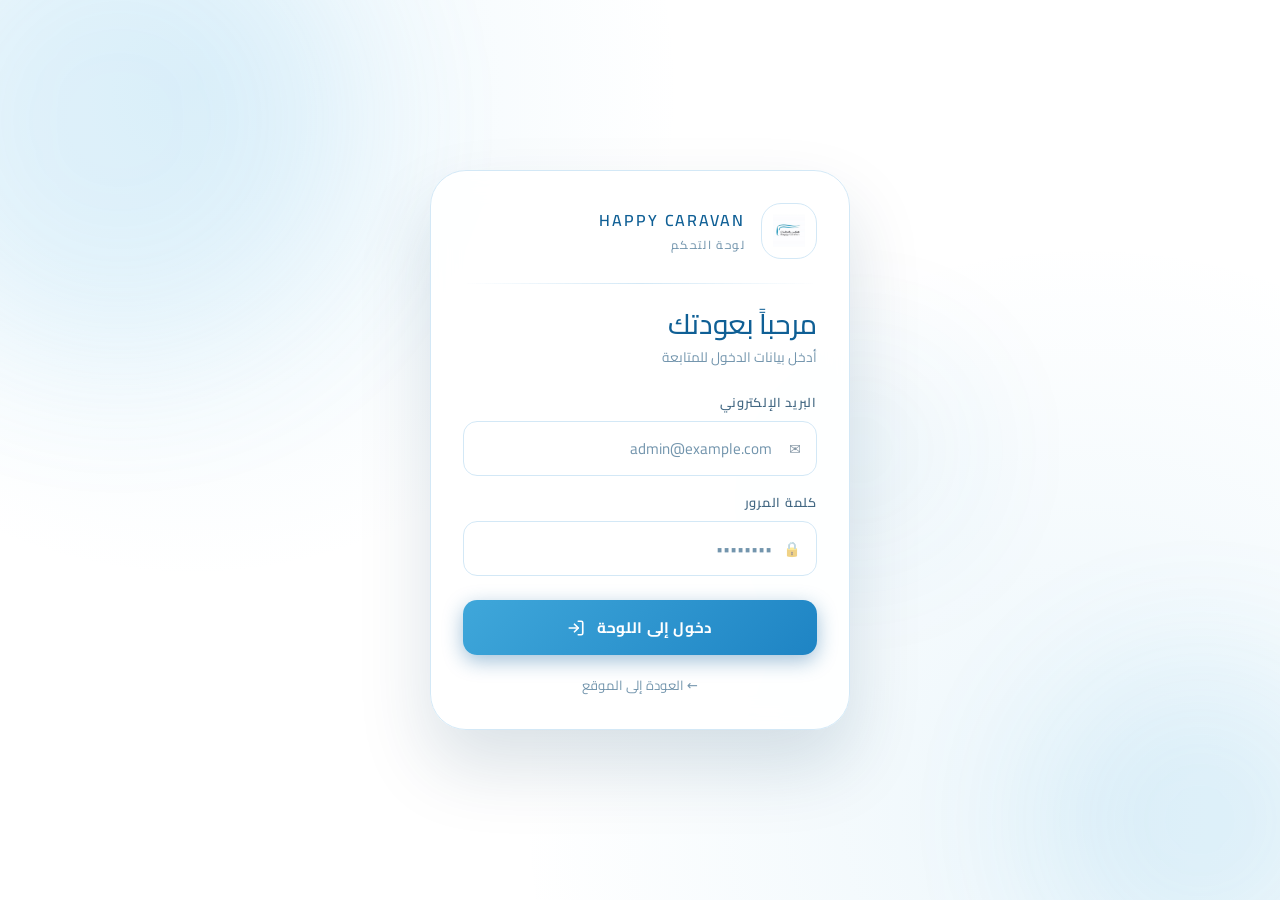
<file: admin.html>
<!DOCTYPE html>
<html lang="ar" dir="rtl">
  <head>
    <meta charset="UTF-8" />
    <meta name="viewport" content="width=device-width, initial-scale=1.0, viewport-fit=cover" />
    <title>هابي كرفان | لوحة الإدارة</title>
    <meta name="description" content="لوحة إدارة هابي كرفان." />
    <link rel="preconnect" href="https://fonts.googleapis.com" />
    <link rel="preconnect" href="https://fonts.gstatic.com" crossorigin />
    <link href="https://fonts.googleapis.com/css2?family=Cairo:wght@300;400;500;600;700;800&display=swap" rel="stylesheet" />
    <link rel="stylesheet" href="css/style.css" />
  </head>
  <body data-page="admin">

    <!-- ═══════════════════════════════════════════
         شاشة تسجيل الدخول
    ═══════════════════════════════════════════ -->
    <div id="loginScreen" class="login-screen">
      <div class="login-bg-art" aria-hidden="true">
        <span class="login-orb login-orb-1"></span>
        <span class="login-orb login-orb-2"></span>
        <span class="login-orb login-orb-3"></span>
      </div>
      <div class="login-card">
        <div class="login-brand">
          <img src="assets/brand/logo.jpg" alt="شعار هابي كرفان" class="login-logo" />
          <div>
            <p class="login-brand-name">HAPPY CARAVAN</p>
            <p class="login-brand-sub">لوحة التحكم</p>
          </div>
        </div>

        <div class="login-divider"></div>

        <h2 class="login-title">مرحباً بعودتك</h2>
        <p class="login-hint">أدخل بيانات الدخول للمتابعة</p>

        <div id="loginStatus" class="login-status hidden"></div>

        <form id="loginForm" class="login-form">
          <label class="login-field">
            <span class="login-label">البريد الإلكتروني</span>
            <div class="login-input-wrap">
              <span class="login-input-icon">✉️</span>
              <input id="adminEmail" name="adminEmail" type="email" required
                placeholder="admin@example.com" autocomplete="email" />
            </div>
          </label>
          <label class="login-field">
            <span class="login-label">كلمة المرور</span>
            <div class="login-input-wrap">
              <span class="login-input-icon">🔒</span>
              <input id="adminPassword" name="adminPassword" type="password" required
                placeholder="••••••••" autocomplete="current-password" />
            </div>
          </label>
          <button id="loginButton" class="login-submit" type="submit">
            <span>دخول إلى اللوحة</span>
            <svg width="18" height="18" viewBox="0 0 24 24" fill="none" stroke="currentColor" stroke-width="2.2" stroke-linecap="round" stroke-linejoin="round"><path d="M15 3h4a2 2 0 0 1 2 2v14a2 2 0 0 1-2 2h-4"/><polyline points="10 17 15 12 10 7"/><line x1="15" y1="12" x2="3" y2="12"/></svg>
          </button>
        </form>

        <a href="index.html" class="login-back">← العودة إلى الموقع</a>
      </div>
    </div>

    <!-- ═══════════════════════════════════════════
         لوحة الإدارة الرئيسية
    ═══════════════════════════════════════════ -->
    <div id="dashboardApp" class="dash-app hidden">

      <!-- شريط علوي -->
      <header class="dash-topbar">
        <div class="dash-topbar-brand">
          <img src="assets/brand/logo.jpg" alt="شعار" class="dash-topbar-logo" />
          <span class="dash-topbar-name">هابي كرفان</span>
        </div>
        <div class="dash-topbar-center">
          <div class="dash-stats-row">
            <div class="dash-stat">
              <strong id="unitsStat">0</strong>
              <span>وحدة</span>
            </div>
            <div class="dash-stat-sep"></div>
            <div class="dash-stat">
              <strong id="pendingBookingsStat">0</strong>
              <span>طلب معلّق</span>
            </div>
            <div class="dash-stat-sep"></div>
            <div class="dash-stat">
              <strong id="availabilityStat">0</strong>
              <span>تقويم نشط</span>
            </div>
          </div>
        </div>
        <div class="dash-topbar-actions">
          <a href="index.html" class="dash-topbar-btn" title="الموقع">
            <svg width="16" height="16" viewBox="0 0 24 24" fill="none" stroke="currentColor" stroke-width="2" stroke-linecap="round" stroke-linejoin="round"><path d="M3 9l9-7 9 7v11a2 2 0 0 1-2 2H5a2 2 0 0 1-2-2z"/><polyline points="9 22 9 12 15 12 15 22"/></svg>
            الموقع
          </a>
          <button id="logoutButton" class="dash-topbar-btn dash-logout" type="button">
            <svg width="16" height="16" viewBox="0 0 24 24" fill="none" stroke="currentColor" stroke-width="2" stroke-linecap="round" stroke-linejoin="round"><path d="M9 21H5a2 2 0 0 1-2-2V5a2 2 0 0 1 2-2h4"/><polyline points="16 17 21 12 16 7"/><line x1="21" y1="12" x2="9" y2="12"/></svg>
            خروج
          </button>
        </div>
      </header>

      <!-- محتوى اللوحة -->
      <div class="dash-body">

        <!-- شريط التبويبات الجانبي -->
        <nav class="dash-sidebar" aria-label="التبويبات">
          <button class="dash-tab is-active" data-tab="units">
            <svg width="18" height="18" viewBox="0 0 24 24" fill="none" stroke="currentColor" stroke-width="1.8" stroke-linecap="round" stroke-linejoin="round"><rect x="3" y="3" width="7" height="7"/><rect x="14" y="3" width="7" height="7"/><rect x="14" y="14" width="7" height="7"/><rect x="3" y="14" width="7" height="7"/></svg>
            <span>الوحدات</span>
          </button>
          <button class="dash-tab" data-tab="availability">
            <svg width="18" height="18" viewBox="0 0 24 24" fill="none" stroke="currentColor" stroke-width="1.8" stroke-linecap="round" stroke-linejoin="round"><rect x="3" y="4" width="18" height="18" rx="2"/><line x1="16" y1="2" x2="16" y2="6"/><line x1="8" y1="2" x2="8" y2="6"/><line x1="3" y1="10" x2="21" y2="10"/></svg>
            <span>التقويم</span>
          </button>
          <button class="dash-tab" data-tab="bookings">
            <svg width="18" height="18" viewBox="0 0 24 24" fill="none" stroke="currentColor" stroke-width="1.8" stroke-linecap="round" stroke-linejoin="round"><path d="M14 2H6a2 2 0 0 0-2 2v16a2 2 0 0 0 2 2h12a2 2 0 0 0 2-2V8z"/><polyline points="14 2 14 8 20 8"/><line x1="16" y1="13" x2="8" y2="13"/><line x1="16" y1="17" x2="8" y2="17"/><polyline points="10 9 9 9 8 9"/></svg>
            <span>الطلبات</span>
            <span id="bookingsBadge" class="dash-badge hidden">0</span>
          </button>
        </nav>

        <!-- منطقة المحتوى -->
        <main class="dash-main">
          <div id="adminStatus" class="dash-status hidden"></div>

          <!-- ─── تبويب الوحدات ─── -->
          <section id="tabUnits" class="dash-panel is-active">
            <div class="dash-panel-header">
              <div>
                <p class="eyebrow">إدارة الوحدات</p>
                <h2>إضافة وتعديل الوحدات</h2>
              </div>
              <button id="resetUnitForm" class="ghost-btn" type="button">
                <svg width="14" height="14" viewBox="0 0 24 24" fill="none" stroke="currentColor" stroke-width="2.5" stroke-linecap="round" stroke-linejoin="round"><line x1="12" y1="5" x2="12" y2="19"/><line x1="5" y1="12" x2="19" y2="12"/></svg>
                وحدة جديدة
              </button>
            </div>

            <div class="dash-two-col">
              <!-- نموذج الإضافة -->
              <div class="dash-form-col">
                <div class="dash-form-card">
                  <h3 class="dash-form-title">بيانات الوحدة</h3>
                  <form id="unitForm" class="stack-form">
                    <input id="editingUnitId" type="hidden" />

                    <div class="input-grid">
                      <label class="field">
                        <span>اسم الوحدة</span>
                        <input id="unitName" type="text" required placeholder="مثال: كرفان الشاطئ" />
                      </label>
                      <label class="field">
                        <span>السعر / ليلة (ر.س)</span>
                        <input id="unitPrice" type="number" min="0" step="1" required placeholder="450" />
                      </label>
                    </div>

                    <label class="field">
                      <span>الموقع</span>
                      <input id="unitLocation" type="text" required placeholder="الرياض — الثمامة" />
                    </label>

                    <label class="field">
                      <span>الوصف</span>
                      <textarea id="unitDescription" rows="4" required placeholder="صف الوحدة ومميزاتها"></textarea>
                    </label>

                    <label class="field dash-toggle-field">
                      <span>إظهار التقويم للعملاء</span>
                      <label class="dash-toggle">
                        <input id="showAvailability" type="checkbox" checked />
                        <span class="dash-toggle-track"><span class="dash-toggle-thumb"></span></span>
                      </label>
                    </label>

                    <div class="dash-upload-area">
                      <h4 class="dash-upload-title">الصور والفيديو</h4>
                      <div class="input-grid">
                        <label class="field">
                          <span>صور الوحدة</span>
                          <input id="unitImages" type="file" accept="image/*" multiple />
                        </label>
                        <label class="field">
                          <span>فيديو الوحدة</span>
                          <input id="unitVideo" type="file" accept="video/*" />
                        </label>
                      </div>
                      <div id="uploadStatus" class="dash-upload-note">لم يتم اختيار ملفات بعد.</div>
                      <div id="existingMediaList" class="media-chip-grid"></div>
                      <div id="existingVideoCard" class="video-chip-card hidden"></div>
                    </div>

                    <button id="saveUnitButton" class="primary-btn full-width" type="submit">حفظ الوحدة</button>
                  </form>
                </div>
              </div>

              <!-- قائمة الوحدات -->
              <div class="dash-list-col">
                <div class="dash-list-header">
                  <h3 class="dash-form-title">الوحدات المضافة</h3>
                </div>
                <div id="adminUnitsList" class="admin-list"></div>
              </div>
            </div>
          </section>

          <!-- ─── تبويب التقويم ─── -->
          <section id="tabAvailability" class="dash-panel">
            <div class="dash-panel-header">
              <div>
                <p class="eyebrow">إدارة التوفر</p>
                <h2>تحديث تقويم الحجز</h2>
              </div>
            </div>
            <div class="dash-two-col">
              <div class="dash-form-col">
                <div class="dash-form-card">
                  <h3 class="dash-form-title">تعيين الفترة</h3>
                  <form id="availabilityForm" class="stack-form">
                    <label class="field">
                      <span>الوحدة</span>
                      <select id="availabilityUnitSelect" required>
                        <option value="">اختر وحدة</option>
                      </select>
                    </label>
                    <div class="input-grid">
                      <label class="field">
                        <span>من</span>
                        <input id="availabilityFrom" type="date" required />
                      </label>
                      <label class="field">
                        <span>إلى</span>
                        <input id="availabilityTo" type="date" required />
                      </label>
                    </div>
                    <label class="field">
                      <span>الحالة</span>
                      <select id="availabilityStatusSelect" required>
                        <option value="available">✅ متاح</option>
                        <option value="booked">🔴 محجوز</option>
                      </select>
                    </label>
                    <button id="saveAvailabilityButton" class="primary-btn full-width" type="submit">
                      حفظ الفترة
                    </button>
                  </form>
                </div>
              </div>
              <div class="dash-list-col">
                <div class="dash-list-header">
                  <h3 class="dash-form-title">التواريخ المحفوظة</h3>
                </div>
                <div id="availabilityPreview" class="admin-list compact-list"></div>
              </div>
            </div>
          </section>

          <!-- ─── تبويب الطلبات ─── -->
          <section id="tabBookings" class="dash-panel">
            <div class="dash-panel-header">
              <div>
                <p class="eyebrow">طلبات الحجز</p>
                <h2>متابعة وإدارة الطلبات</h2>
              </div>
            </div>
            <div id="bookingRequestsList" class="admin-list"></div>
          </section>
        </main>
      </div>
    </div>

    <div id="toast" class="toast" aria-live="assertive"></div>
    <script type="module" src="js/admin.js"></script>
  </body>
</html>
</file>
<file: css/style.css>
/* ================================================================
   HAPPY CARAVAN — Sky Blue & White Design System
   ================================================================ */

@import url('https://fonts.googleapis.com/css2?family=Cairo:wght@300;400;500;600;700;800&display=swap');

/* ================================================================
   DESIGN TOKENS
   ================================================================ */
:root {
  --c-sky-xlight:  #ecf7ff;
  --c-sky-pale:    #d8eefb;
  --c-sky:         #77c3ea;
  --c-sky-mid:     #3fa7da;
  --c-sky-dark:    #1e84c4;
  --c-sky-xdark:   #0f5f95;

  --c-white:       #ffffff;
  --c-off-white:   #f7fbff;
  --c-soft:        #edf6fd;
  --c-border:      #d3e8f6;

  --c-text:        #11334f;
  --c-text-mid:    #436883;
  --c-text-soft:   #7395ad;

  --c-success:     #1e8a4c;
  --c-success-bg:  #eaf6ee;
  --c-danger:      #c0392b;
  --c-danger-bg:   #fdf0ee;
  --c-pending-bg:  #fff9ea;
  --c-pending:     #9a6c00;

  --surface-glass: rgba(255,255,255,0.84);
  --surface-card:  #ffffff;

  --shadow-xs:  0 1px 4px rgba(10,52,89,0.06);
  --shadow-sm:  0 4px 16px rgba(10,52,89,0.08);
  --shadow-md:  0 10px 32px rgba(10,52,89,0.10);
  --shadow-lg:  0 20px 52px rgba(10,52,89,0.12);
  --shadow-xl:  0 36px 72px rgba(10,52,89,0.15);
  --shadow-sky: 0 6px 24px rgba(46,140,191,0.28);

  --r-xs:   8px;
  --r-sm:   14px;
  --r-md:   20px;
  --r-lg:   28px;
  --r-xl:   36px;
  --r-pill: 999px;

  --font-display: 'Cairo', system-ui, sans-serif;
  --font-body: 'Cairo', system-ui, sans-serif;

  --sp-1:  4px;
  --sp-2:  8px;
  --sp-3:  12px;
  --sp-4:  16px;
  --sp-5:  20px;
  --sp-6:  24px;
  --sp-7:  28px;
  --sp-8:  32px;
  --sp-10: 40px;
  --sp-12: 48px;

  --max-w:  1280px;
  --nav-h:  72px;

  --ease-out:    cubic-bezier(0.16,1,0.3,1);
  --ease-spring: cubic-bezier(0.34,1.56,0.64,1);
  --dur-fast:    160ms;
  --dur-mid:     260ms;
  --dur-slow:    420ms;
}

/* ================================================================
   RESET & BASE
   ================================================================ */
*, *::before, *::after { box-sizing: border-box; }
html { scroll-behavior: smooth; -webkit-text-size-adjust: 100%; }

body {
  margin: 0;
  font-family: var(--font-body);
  font-size: 15px;
  line-height: 1.65;
  color: var(--c-text);
  background: var(--c-off-white);
  background-image:
    radial-gradient(circle at 90% -10%, rgba(119,195,234,0.20), transparent 42%),
    linear-gradient(180deg, #ffffff 0%, #f8fcff 100%);
  min-height: 100svh;
  -webkit-font-smoothing: antialiased;
  overflow-x: hidden;
}

body.modal-open { overflow: hidden; }
img, video { max-width: 100%; display: block; }
a { color: inherit; text-decoration: none; }
button, input, textarea, select { font: inherit; border: 0; background: none; }
button { cursor: pointer; }
h1, h2, h3, h4, p { margin: 0; }
h1, h2, h3 { line-height: 1.2; font-family: var(--font-display); letter-spacing: -0.01em; }

.hidden { display: none !important; }
.visually-hidden {
  position: absolute; width: 1px; height: 1px;
  margin: -1px; padding: 0; overflow: hidden;
  clip: rect(0,0,0,0); white-space: nowrap; border: 0;
}

/* ================================================================
   ENTRANCE ANIMATIONS (first load + content reveal)
   ================================================================ */
body:not(.is-ready) .page-content > * {
  opacity: 0;
  transform: translateY(18px);
}

body.is-ready .page-content > * {
  animation: sectionReveal 620ms var(--ease-out) both;
}

body.is-ready .page-content > *:nth-child(2) { animation-delay: 80ms; }
body.is-ready .page-content > *:nth-child(3) { animation-delay: 140ms; }
body.is-ready .page-content > *:nth-child(4) { animation-delay: 200ms; }

@keyframes sectionReveal {
  from { opacity: 0; transform: translateY(18px); }
  to   { opacity: 1; transform: translateY(0); }
}

@keyframes cardReveal {
  from { opacity: 0; transform: translateY(20px) scale(0.985); }
  to   { opacity: 1; transform: translateY(0) scale(1); }
}

@keyframes heroFloat {
  0%   { transform: scale(1.02) translateY(0); }
  100% { transform: scale(1.08) translateY(-4px); }
}

@keyframes logoBreath {
  0%, 100% { transform: translateY(0); box-shadow: var(--shadow-sm); }
  50%      { transform: translateY(-2px); box-shadow: 0 10px 28px rgba(63,167,218,0.22); }
}

@keyframes revealUp {
  from { opacity: 0; transform: translateY(22px); }
  to   { opacity: 1; transform: translateY(0); }
}

.auto-reveal {
  opacity: 0;
  transform: translateY(22px);
}

.auto-reveal.is-visible {
  animation: revealUp 680ms var(--ease-out) both;
  animation-delay: calc(var(--reveal-order, 0) * 75ms);
}

/* ================================================================
   LAYOUT SHELL
   ================================================================ */
.app-shell {
  position: relative;
  width: min(100%, var(--max-w));
  margin: 0 auto;
  min-height: 100svh;
  padding:
    calc(env(safe-area-inset-top) + var(--sp-4))
    var(--sp-4)
    calc(var(--nav-h) + env(safe-area-inset-bottom) + var(--sp-6));
}

.page-content { display: grid; gap: var(--sp-5); }

/* ================================================================
   TOP HEADER
   ================================================================ */
.app-header {
  position: sticky;
  top: env(safe-area-inset-top);
  z-index: 15;
  margin-bottom: var(--sp-5);
  padding: var(--sp-4) var(--sp-5);
  background: var(--surface-glass);
  backdrop-filter: blur(14px) saturate(135%);
  -webkit-backdrop-filter: blur(14px) saturate(135%);
  border: 1px solid rgba(200,223,240,0.8);
  border-radius: var(--r-xl);
  box-shadow: var(--shadow-md), 0 1px 0 rgba(255,255,255,0.95) inset;
}

.brand-row {
  display: flex;
  align-items: center;
  gap: var(--sp-3);
}

.brand-logo {
  flex-shrink: 0;
  width: 56px;
  height: 56px;
  border-radius: 16px;
  object-fit: contain;
  background: #ffffff;
  padding: 7px;
  border: 1px solid var(--c-border);
  box-shadow: var(--shadow-sm);
  animation: logoBreath 3.4s ease-in-out infinite;
}

.brand-title {
  display: none;
  font-family: var(--font-body);
  font-size: 1.05rem;
  font-weight: 700;
  color: var(--c-sky-xdark);
  letter-spacing: -0.01em;
}

.brand-name {
  font-family: var(--font-display);
  font-size: 1.35rem;
  font-weight: 500;
  color: var(--c-sky-dark);
  letter-spacing: 0.02em;
}

.eyebrow {
  margin: 0 0 2px;
  font-size: 0.72rem;
  font-weight: 700;
  letter-spacing: 0.12em;
  text-transform: uppercase;
  color: var(--c-sky-mid);
}

.header-copy {
  margin-top: var(--sp-3);
  font-size: 0.88rem;
  color: var(--c-text-soft);
  line-height: 1.6;
}

.search-bar { margin-top: var(--sp-4); position: relative; }
.search-bar::before {
  content: '🔍';
  position: absolute;
  top: 50%; right: 16px;
  transform: translateY(-50%);
  font-size: 0.85rem;
  pointer-events: none;
  opacity: 0.45;
}
.search-bar input {
  width: 100%;
  padding: 13px 48px 13px 18px;
  background: var(--c-white);
  border: 1.5px solid var(--c-border);
  border-radius: var(--r-pill);
  color: var(--c-text);
  font-size: 0.9rem;
  outline: none;
  transition: border-color var(--dur-fast) ease, box-shadow var(--dur-fast) ease;
  box-shadow: var(--shadow-xs);
}
.search-bar input:focus {
  border-color: var(--c-sky);
  box-shadow: 0 0 0 3px rgba(90,175,214,0.18), var(--shadow-sm);
}
.search-bar input::placeholder { color: var(--c-text-soft); opacity: 0.8; }

/* ================================================================
   HERO BANNER — Gathern-style photo grid
   ================================================================ */
.hero-banner {
  border-radius: var(--r-xl);
  overflow: hidden;
  box-shadow: var(--shadow-lg);
  background: var(--c-sky-xlight);
}

.hero-gallery {
  display: grid;
  grid-template-columns: 1fr;
  gap: 3px;
  background: var(--c-border);
}

.hero-gallery-main {
  aspect-ratio: 16 / 9;
  overflow: hidden;
  background: var(--c-sky-pale);
  position: relative;
}
.hero-gallery-main img {
  width: 100%;
  height: 100%;
  object-fit: cover;
  transition: transform var(--dur-slow) ease;
  animation: heroFloat 16s ease-in-out infinite alternate;
}
.hero-banner:hover .hero-gallery-main img { transform: scale(1.03); }

.hero-gallery-sub {
  display: grid;
  grid-template-columns: repeat(5, 1fr);
  gap: 3px;
  background: var(--c-border);
}
.hero-gallery-sub img {
  width: 100%;
  aspect-ratio: 4 / 3;
  object-fit: cover;
  display: block;
  transition: transform var(--dur-slow) ease, opacity var(--dur-fast) ease;
  cursor: pointer;
  border: 2px solid transparent;
}
.hero-gallery-sub img:hover { transform: scale(1.04); opacity: 0.9; }
.hero-gallery-sub img.is-active {
  border-color: var(--c-sky-dark);
  box-shadow: 0 0 0 3px rgba(63,167,218,0.22);
  opacity: 1;
}

.hero-info {
  padding: var(--sp-5) var(--sp-6);
  background: var(--c-white);
  border-top: 1px solid var(--c-border);
  display: flex;
  align-items: center;
  justify-content: space-between;
  flex-wrap: wrap;
  gap: var(--sp-4);
}

/* Logo + title side by side inside hero-info */
.hero-brand {
  display: flex;
  align-items: center;
  gap: var(--sp-4);
}
.hero-logo {
  width: 74px;
  height: 74px;
  object-fit: contain;
  border-radius: var(--r-md);
  flex-shrink: 0;
  background: #ffffff;
  padding: 9px;
  border: 1.5px solid var(--c-sky-pale);
  box-shadow: 0 8px 24px rgba(63,167,218,0.16);
}
.hero-brand-text { display: grid; gap: 4px; }
.hero-info h2 {
  font-size: clamp(1.15rem, 3vw, 1.6rem);
  font-weight: 500;
  color: var(--c-sky-dark);
  margin: 0;
  line-height: 1.25;
}
.hero-tagline {
  font-size: 0.85rem;
  color: var(--c-text-soft);
  max-width: 46ch;
  line-height: 1.6;
}

/* ================================================================
   SECTION HEADERS
   ================================================================ */
.section-block { display: grid; gap: var(--sp-4); }

.section-head {
  display: flex;
  align-items: flex-end;
  justify-content: space-between;
  gap: var(--sp-3);
}
.section-head h2 {
  font-size: clamp(1.1rem, 3vw, 1.45rem);
  font-weight: 500;
  color: var(--c-sky-dark);
}

/* ================================================================
   BADGES & CHIPS
   ================================================================ */
.pill, .chip, .legend-chip, .status-badge {
  display: inline-flex;
  align-items: center;
  gap: var(--sp-1);
  padding: 4px 14px;
  border-radius: var(--r-pill);
  font-size: 0.78rem;
  font-weight: 700;
  letter-spacing: 0.04em;
  white-space: nowrap;
}
.pill, .chip {
  background: var(--c-sky-xlight);
  color: var(--c-sky-dark);
  border: 1px solid var(--c-sky-pale);
}
.legend-row { display: flex; flex-wrap: wrap; gap: var(--sp-2); }
.legend-chip.available {
  background: var(--c-success-bg); color: var(--c-success);
  border: 1px solid rgba(30,138,76,0.18);
}
.legend-chip.booked, .status-badge.rejected {
  background: var(--c-danger-bg); color: var(--c-danger);
  border: 1px solid rgba(192,57,43,0.15);
}
.status-badge.pending {
  background: var(--c-pending-bg); color: var(--c-pending);
  border: 1px solid rgba(154,108,0,0.15);
}
.status-badge.available, .status-badge.approved {
  background: var(--c-success-bg); color: var(--c-success);
  border: 1px solid rgba(30,138,76,0.18);
}

/* ================================================================
   UNIT CARDS
   ================================================================ */
.units-grid, .admin-list, .stats-grid, .calendar-stack, .media-chip-grid {
  display: grid;
  gap: var(--sp-4);
}

.unit-card {
  overflow: hidden;
  background: var(--surface-card);
  border-radius: var(--r-lg);
  box-shadow: var(--shadow-sm);
  border: 1px solid var(--c-border);
  transform: translateY(0) scale(1);
  transition: transform var(--dur-mid) var(--ease-spring), box-shadow var(--dur-mid) ease;
  cursor: pointer;
}

.unit-card.is-entering {
  opacity: 0;
  transform: translateY(20px) scale(0.985);
}

.unit-card.is-entering.is-visible {
  animation: cardReveal 560ms var(--ease-out) both;
  animation-delay: calc(var(--index, 0) * 70ms);
}

.unit-card:hover, .unit-card:focus-within {
  transform: translateY(-4px) scale(1.005);
  box-shadow: var(--shadow-md);
}

.unit-card-media {
  position: relative;
  aspect-ratio: 4 / 3;
  overflow: hidden;
  background: linear-gradient(160deg, var(--c-sky-xlight), var(--c-sky-pale));
}
.unit-card-media img {
  width: 100%; height: 100%;
  object-fit: cover;
  transition: transform var(--dur-slow) ease;
}
.unit-card:hover .unit-card-media img { transform: scale(1.04); }
.unit-card-media::after {
  content: '';
  position: absolute;
  inset: 50% 0 0;
  background: linear-gradient(to bottom, transparent, rgba(10,52,89,0.28));
  pointer-events: none;
}

.unit-card-badge {
  position: absolute;
  top: var(--sp-3); right: var(--sp-3);
  background: rgba(255,255,255,0.95);
  color: var(--c-sky-dark);
  backdrop-filter: blur(8px) saturate(120%);
  border: 1px solid rgba(200,223,240,0.8);
  font-size: 0.72rem;
  padding: 4px 12px;
  border-radius: var(--r-pill);
  font-weight: 700;
  letter-spacing: 0.06em;
}

.unit-card-body {
  padding: var(--sp-4) var(--sp-5) var(--sp-5);
  display: grid;
  gap: var(--sp-3);
}

.unit-card-head {
  display: flex;
  align-items: flex-start;
  justify-content: space-between;
  gap: var(--sp-3);
}
.unit-card-head h3 {
  font-family: var(--font-display);
  font-size: 1.15rem;
  font-weight: 500;
  color: var(--c-sky-xdark);
  line-height: 1.25;
}

.unit-price-tag { flex-shrink: 0; text-align: left; }
.unit-price-tag .price-amount {
  font-family: var(--font-display);
  font-size: 1.2rem;
  font-weight: 600;
  color: var(--c-sky-mid);
  display: block;
  line-height: 1;
}
.unit-price-tag .price-unit { font-size: 0.72rem; color: var(--c-text-soft); }

.unit-meta-row {
  display: flex;
  align-items: center;
  gap: var(--sp-2);
  font-size: 0.82rem;
  color: var(--c-text-soft);
}
.unit-subtitle { font-size: 0.85rem; color: var(--c-text-soft); }
.muted-text    { font-size: 0.85rem; color: var(--c-text-soft); line-height: 1.55; margin: 0; }

.card-divider {
  height: 1px;
  background: linear-gradient(90deg, transparent, var(--c-border), transparent);
  border: none;
  margin: 0;
}
.unit-actions { display: flex; gap: var(--sp-2); align-items: stretch; }

/* ================================================================
   BUTTONS
   ================================================================ */
.primary-btn, .secondary-btn, .ghost-btn, .icon-btn {
  display: inline-flex;
  align-items: center;
  justify-content: center;
  gap: var(--sp-2);
  min-height: 48px;
  padding: 0 var(--sp-5);
  border-radius: var(--r-md);
  font-weight: 700;
  font-size: 0.88rem;
  letter-spacing: 0.02em;
  transition:
    transform var(--dur-fast) var(--ease-out),
    box-shadow var(--dur-fast) ease,
    opacity var(--dur-fast) ease;
  white-space: nowrap;
}
.primary-btn:hover, .secondary-btn:hover, .ghost-btn:hover { transform: translateY(-2px); }
.primary-btn:active, .secondary-btn:active, .ghost-btn:active { transform: translateY(0); }
.primary-btn:disabled, .secondary-btn:disabled, .ghost-btn:disabled {
  opacity: 0.5; cursor: not-allowed; transform: none;
}

.primary-btn {
  background: linear-gradient(145deg, var(--c-sky-mid), var(--c-sky-dark));
  color: var(--c-white);
  box-shadow: var(--shadow-sky);
}
.primary-btn:hover { box-shadow: 0 10px 32px rgba(46,140,191,0.38); }

.secondary-btn {
  background: linear-gradient(145deg, var(--c-sky), var(--c-sky-mid));
  color: var(--c-white);
  box-shadow: 0 4px 16px rgba(90,175,214,0.30);
}
.secondary-btn:hover { box-shadow: 0 10px 28px rgba(90,175,214,0.42); }

.ghost-btn {
  background: transparent;
  color: var(--c-sky-dark);
  border: 1.5px solid var(--c-border);
}
.ghost-btn:hover { border-color: var(--c-sky); background: var(--c-sky-xlight); }

.ghost-btn-light {
  background: rgba(255,255,255,0.14);
  color: var(--c-white);
  border: 1.5px solid rgba(255,255,255,0.32);
}
.ghost-btn-light:hover { background: rgba(255,255,255,0.22); border-color: rgba(255,255,255,0.55); }

.icon-btn {
  width: 44px; min-height: 44px; padding: 0;
  border-radius: var(--r-sm);
  background: var(--c-soft);
  color: var(--c-sky-dark);
}

.full-width { width: 100%; }

.whatsapp-btn {
  background: linear-gradient(145deg, #25d366, #128c50);
  color: #fff;
  box-shadow: 0 4px 16px rgba(37,211,102,0.28);
  font-size: 0.95rem;
  min-height: 54px;
  border-radius: var(--r-lg);
}
.whatsapp-btn:hover { box-shadow: 0 8px 28px rgba(37,211,102,0.42); transform: translateY(-2px); }

.back-link {
  display: inline-flex;
  align-items: center;
  gap: var(--sp-2);
  margin-bottom: var(--sp-4);
  padding: 8px 16px;
  background: var(--c-white);
  border: 1px solid var(--c-border);
  border-radius: var(--r-pill);
  font-size: 0.85rem;
  font-weight: 700;
  color: var(--c-sky-dark);
  transition: background var(--dur-fast) ease, transform var(--dur-fast) ease;
}
.back-link:hover { background: var(--c-sky-xlight); transform: translateX(3px); }

/* ================================================================
   GLASS CARD
   ================================================================ */
.glass-card {
  background: var(--surface-glass);
  backdrop-filter: blur(14px) saturate(135%);
  -webkit-backdrop-filter: blur(14px) saturate(135%);
  border: 1px solid rgba(200,223,240,0.75);
  border-radius: var(--r-lg);
  box-shadow: var(--shadow-md), 0 1px 0 rgba(255,255,255,0.9) inset;
}

/* ================================================================
   STATUS CARD
   ================================================================ */
.status-card {
  padding: var(--sp-5);
  background: var(--c-soft);
  border: 1px solid var(--c-border);
  border-radius: var(--r-lg);
  color: var(--c-text-soft);
  font-size: 0.9rem;
  text-align: center;
}
.status-card.is-error {
  background: var(--c-danger-bg);
  border-color: rgba(192,57,43,0.2);
  color: var(--c-danger);
}

/* ================================================================
   SWIPE GALLERY (unit detail)
   ================================================================ */
.gallery-card {
  padding: 0;
  overflow: hidden;
  border-radius: var(--r-xl);
  box-shadow: var(--shadow-lg);
  background: var(--c-sky-pale);
}
.gallery-track {
  display: grid;
  grid-auto-flow: column;
  grid-auto-columns: 100%;
  overflow-x: auto;
  scroll-snap-type: x mandatory;
  scrollbar-width: none;
}
.gallery-track::-webkit-scrollbar { display: none; }
.gallery-slide {
  scroll-snap-align: start;
  aspect-ratio: 16 / 10;
  overflow: hidden;
  background: var(--c-sky-pale);
}
.gallery-slide img { width: 100%; height: 100%; object-fit: cover; }

.gallery-dots {
  display: flex;
  justify-content: center;
  gap: 6px;
  padding: var(--sp-3);
  background: rgba(10,52,89,0.5);
}
.gallery-dot {
  width: 8px; height: 8px;
  border-radius: 50%;
  background: rgba(255,255,255,0.38);
  transition: all var(--dur-mid) ease;
}
.gallery-dot.is-active {
  width: 24px;
  border-radius: var(--r-pill);
  background: var(--c-sky);
}

/* ================================================================
   DETAIL PAGE
   ================================================================ */
.detail-summary { padding: var(--sp-6); }

.detail-price-row {
  display: flex;
  align-items: center;
  justify-content: space-between;
  gap: var(--sp-4);
  padding-bottom: var(--sp-4);
  border-bottom: 1px solid var(--c-border);
}
.detail-price-row .price-main {
  font-family: var(--font-display);
  font-size: 2rem;
  font-weight: 500;
  color: var(--c-sky-mid);
  line-height: 1;
}
.detail-price-row .price-label {
  font-size: 0.78rem;
  color: var(--c-text-soft);
  letter-spacing: 0.06em;
  text-transform: uppercase;
}

.detail-grid {
  display: grid;
  gap: var(--sp-3);
  margin-top: var(--sp-5);
}
.detail-item {
  display: grid;
  gap: 3px;
  padding: var(--sp-4);
  background: var(--c-sky-xlight);
  border-radius: var(--r-md);
  border: 1px solid var(--c-sky-pale);
}
.detail-item > span {
  font-size: 0.72rem;
  font-weight: 700;
  letter-spacing: 0.1em;
  text-transform: uppercase;
  color: var(--c-sky-mid);
}
.detail-item > strong {
  font-size: 0.95rem;
  color: var(--c-sky-dark);
  font-weight: 600;
}

.detail-copy {
  margin-top: var(--sp-5);
  padding-top: var(--sp-4);
  border-top: 1px solid var(--c-border);
  font-size: 0.9rem;
  color: var(--c-text-mid);
  line-height: 1.75;
}

/* ================================================================
   VIDEO PREVIEW
   ================================================================ */
.video-preview-card {
  overflow: hidden;
  background: var(--c-soft);
  border: 1px solid var(--c-border);
  border-radius: var(--r-xl);
  box-shadow: var(--shadow-md);
}
.video-preview-inner { padding: var(--sp-4); display: grid; gap: var(--sp-3); }
.video-preview-thumb {
  position: relative;
  aspect-ratio: 16 / 9;
  border-radius: var(--r-lg);
  overflow: hidden;
  background: linear-gradient(160deg, var(--c-sky-mid), var(--c-sky-dark));
}
.video-preview-thumb button { position: absolute; inset: auto var(--sp-3) var(--sp-3) auto; }

/* ================================================================
   CALENDAR
   ================================================================ */
.calendar-stack { gap: var(--sp-4); }
.calendar-card {
  border-radius: var(--r-lg);
  padding: var(--sp-5);
  background: var(--c-white);
  border: 1px solid var(--c-border);
  box-shadow: var(--shadow-sm);
}
.calendar-weekdays, .calendar-grid {
  display: grid;
  grid-template-columns: repeat(7, 1fr);
  gap: 6px;
}
.calendar-title {
  margin-bottom: var(--sp-4);
  font-family: var(--font-display);
  font-size: 1.05rem;
  font-weight: 500;
  color: var(--c-sky-dark);
}
.calendar-weekdays { margin-bottom: var(--sp-2); }
.calendar-weekdays span {
  font-size: 0.72rem;
  font-weight: 700;
  letter-spacing: 0.08em;
  text-transform: uppercase;
  color: var(--c-text-soft);
  text-align: center;
}
.calendar-day {
  min-height: 40px;
  border-radius: var(--r-sm);
  background: var(--c-soft);
  color: var(--c-text-mid);
  font-size: 0.82rem;
  font-weight: 600;
  transition: background var(--dur-fast) ease, color var(--dur-fast) ease;
  display: grid;
  place-items: center;
  cursor: pointer;
}
.calendar-day.is-empty { background: transparent; cursor: default; }
.calendar-day.is-past { opacity: 0.35; cursor: default; }
.calendar-day.is-available { background: rgba(30,138,76,0.08); color: var(--c-success); }
.calendar-day.is-booked { background: var(--c-danger-bg); color: var(--c-danger); cursor: not-allowed; }
.calendar-day.is-selected, .calendar-day.is-in-range {
  background: linear-gradient(135deg, var(--c-sky-mid), var(--c-sky-dark));
  color: var(--c-white);
}

/* ================================================================
   FORMS
   ================================================================ */
.stack-form { display: grid; gap: var(--sp-4); }
.field { display: grid; gap: 6px; }
.field > span, .field > label > span {
  font-size: 0.78rem;
  font-weight: 700;
  letter-spacing: 0.08em;
  text-transform: uppercase;
  color: var(--c-text-soft);
}
.field input, .field textarea, .field select {
  width: 100%;
  padding: 13px 16px;
  background: var(--c-white);
  border: 1.5px solid var(--c-border);
  border-radius: var(--r-md);
  color: var(--c-text);
  font-size: 0.92rem;
  outline: none;
  transition: border-color var(--dur-fast) ease, box-shadow var(--dur-fast) ease;
  box-shadow: var(--shadow-xs);
}
.field input:focus, .field textarea:focus, .field select:focus {
  border-color: var(--c-sky);
  box-shadow: 0 0 0 3px rgba(90,175,214,0.15), var(--shadow-sm);
}
.field input::placeholder, .field textarea::placeholder { color: var(--c-text-soft); opacity: 0.7; }
.field textarea { resize: vertical; min-height: 110px; }
.field small { font-size: 0.78rem; color: var(--c-text-soft); line-height: 1.5; }

.inline-note {
  padding: var(--sp-3) var(--sp-4);
  background: var(--c-sky-xlight);
  border: 1px solid var(--c-sky-pale);
  border-radius: var(--r-md);
  font-size: 0.85rem;
  color: var(--c-sky-dark);
  line-height: 1.55;
}

.checkbox-field { flex-direction: row; align-items: center; gap: var(--sp-3); }
.checkbox-field input[type="checkbox"] {
  width: 20px; height: 20px;
  flex-shrink: 0;
  accent-color: var(--c-sky-mid);
  border-radius: 6px;
}

.input-grid { display: grid; gap: var(--sp-3); }

/* ================================================================
   BOOKING PANEL
   ================================================================ */
.booking-panel {
  background: linear-gradient(145deg, var(--c-sky-xdark), var(--c-sky-dark));
  border-radius: var(--r-xl);
  padding: var(--sp-6);
  box-shadow: var(--shadow-xl);
  position: relative;
  overflow: hidden;
}
.booking-panel::before {
  content: '';
  position: absolute;
  top: -80px; right: -80px;
  width: 260px; height: 260px;
  border-radius: 50%;
  background: radial-gradient(circle, rgba(90,175,214,0.14) 0%, transparent 70%);
}
.booking-panel .eyebrow { color: var(--c-sky); }
.booking-panel .section-head h2 { color: var(--c-white); font-size: 1.35rem; }
.booking-panel .field > span { color: rgba(255,255,255,0.6); }
.booking-panel .field input,
.booking-panel .field textarea,
.booking-panel .field select {
  background: rgba(255,255,255,0.1);
  border-color: rgba(255,255,255,0.18);
  color: var(--c-white);
}
.booking-panel .field input:focus,
.booking-panel .field textarea:focus,
.booking-panel .field select:focus {
  border-color: var(--c-sky);
  box-shadow: 0 0 0 3px rgba(90,175,214,0.2);
}
.booking-panel .field input::placeholder { color: rgba(255,255,255,0.38); }
.booking-panel .inline-note {
  background: rgba(90,175,214,0.12);
  border-color: rgba(90,175,214,0.22);
  color: rgba(255,255,255,0.72);
}

/* ================================================================
   LOGIN SCREEN
   ================================================================ */
.login-screen {
  position: relative;
  min-height: 100svh;
  display: grid;
  place-items: center;
  background:
    radial-gradient(circle at 15% 10%, rgba(119,195,234,0.14), transparent 36%),
    radial-gradient(circle at 85% 90%, rgba(63,167,218,0.10), transparent 42%),
    #ffffff;
  overflow: hidden;
  padding: var(--sp-6);
}

/* خلفية فنية */
.login-bg-art { position: absolute; inset: 0; pointer-events: none; overflow: hidden; }
.login-orb {
  position: absolute;
  border-radius: 50%;
  filter: blur(80px);
  opacity: 0.45;
}
.login-orb-1 {
  width: 480px; height: 480px;
  background: rgba(119,195,234,0.35);
  top: -120px; left: -120px;
}
.login-orb-2 {
  width: 320px; height: 320px;
  background: rgba(63,167,218,0.26);
  bottom: -80px; right: -80px;
}
.login-orb-3 {
  width: 200px; height: 200px;
  background: rgba(30,132,196,0.18);
  top: 50%; right: 25%;
  transform: translateY(-50%);
}

/* بطاقة الدخول */
.login-card {
  position: relative;
  z-index: 1;
  width: min(100%, 420px);
  background: rgba(255,255,255,0.92);
  backdrop-filter: blur(14px) saturate(130%) saturate(160%);
  -webkit-backdrop-filter: blur(14px) saturate(130%) saturate(160%);
  border: 1px solid var(--c-border);
  border-radius: var(--r-xl);
  padding: var(--sp-8) var(--sp-8);
  box-shadow: var(--shadow-xl), 0 1px 0 rgba(255,255,255,0.9) inset;
}

.login-brand {
  display: flex;
  align-items: center;
  gap: var(--sp-4);
  margin-bottom: var(--sp-6);
}
.login-logo {
  width: 56px; height: 56px;
  object-fit: contain;
  border-radius: var(--r-md);
  background: #ffffff;
  padding: 7px;
  border: 1px solid var(--c-border);
  flex-shrink: 0;
}
.login-brand-name {
  font-family: var(--font-display);
  font-size: 1rem;
  font-weight: 600;
  letter-spacing: 0.12em;
  color: var(--c-sky-xdark);
  margin: 0 0 2px;
}
.login-brand-sub {
  font-size: 0.72rem;
  font-weight: 500;
  letter-spacing: 0.12em;
  text-transform: uppercase;
  color: var(--c-text-soft);
  margin: 0;
}

.login-divider {
  height: 1px;
  background: linear-gradient(to left, transparent, var(--c-border), transparent);
  margin-bottom: var(--sp-6);
}

.login-title {
  font-family: var(--font-display);
  font-size: 1.75rem;
  font-weight: 500;
  color: var(--c-sky-xdark);
  margin-bottom: var(--sp-1);
}
.login-hint {
  font-size: 0.85rem;
  color: var(--c-text-soft);
  margin: 0 0 var(--sp-6);
}

.login-status {
  padding: var(--sp-3) var(--sp-4);
  border-radius: var(--r-sm);
  font-size: 0.85rem;
  background: rgba(192,57,43,0.25);
  border: 1px solid rgba(192,57,43,0.4);
  color: #ffb8b0;
  margin-bottom: var(--sp-5);
}
.login-status.hidden { display: none !important; }

.login-form { display: grid; gap: var(--sp-4); }

.login-field { display: grid; gap: var(--sp-2); }
.login-label {
  font-size: 0.8rem;
  font-weight: 600;
  letter-spacing: 0.06em;
  color: var(--c-text-mid);
}
.login-input-wrap {
  position: relative;
  display: flex;
  align-items: center;
}
.login-input-icon {
  position: absolute;
  right: var(--sp-4);
  font-size: 0.9rem;
  pointer-events: none;
  opacity: 0.5;
}
.login-input-wrap input {
  width: 100%;
  padding: 14px var(--sp-5) 14px 14px;
  padding-right: 44px;
  background: var(--c-white);
  border: 1px solid var(--c-border);
  border-radius: var(--r-sm);
  color: var(--c-text);
  font-size: 0.95rem;
  transition: border-color var(--dur-fast), background var(--dur-fast), box-shadow var(--dur-fast);
}
.login-input-wrap input::placeholder { color: var(--c-text-soft); }
.login-input-wrap input:focus {
  outline: none;
  background: var(--c-white);
  border-color: var(--c-sky);
  box-shadow: 0 0 0 3px rgba(90,175,214,0.20);
}

.login-submit {
  display: flex;
  align-items: center;
  justify-content: center;
  gap: var(--sp-3);
  width: 100%;
  padding: 15px var(--sp-6);
  margin-top: var(--sp-2);
  background: linear-gradient(135deg, var(--c-sky-mid) 0%, var(--c-sky-dark) 100%);
  color: var(--c-white);
  border: none;
  border-radius: var(--r-sm);
  font-size: 0.95rem;
  font-weight: 700;
  letter-spacing: 0.04em;
  cursor: pointer;
  transition: opacity var(--dur-fast), transform var(--dur-fast), box-shadow var(--dur-fast);
  box-shadow: 0 6px 20px rgba(20,100,160,0.4);
}
.login-submit:hover { opacity: 0.92; transform: translateY(-1px); box-shadow: 0 10px 28px rgba(20,100,160,0.5); }
.login-submit:active { transform: translateY(0); }
.login-submit:disabled { opacity: 0.5; pointer-events: none; }

.login-back {
  display: block;
  text-align: center;
  margin-top: var(--sp-5);
  font-size: 0.82rem;
  color: var(--c-text-soft);
  transition: color var(--dur-fast);
}
.login-back:hover { color: var(--c-sky-dark); }

/* ================================================================
   DASHBOARD APP SHELL
   ================================================================ */
.dash-app {
  display: grid;
  grid-template-rows: auto 1fr;
  min-height: 100svh;
  background: var(--c-off-white);
}

/* شريط علوي */
.dash-topbar {
  position: sticky;
  top: 0;
  z-index: 20;
  display: flex;
  align-items: center;
  gap: var(--sp-4);
  padding: 0 var(--sp-6);
  height: 60px;
  background: rgba(255,255,255,0.95);
  border-bottom: 1px solid var(--c-border);
  box-shadow: 0 2px 16px rgba(10,52,89,0.08);
  flex-shrink: 0;
}

.dash-topbar-brand {
  display: flex;
  align-items: center;
  gap: var(--sp-3);
  flex-shrink: 0;
}
.dash-topbar-logo {
  width: 32px; height: 32px;
  object-fit: contain;
  border-radius: var(--r-xs);
  background: #ffffff;
  padding: 4px;
  border: 1px solid var(--c-border);
}
.dash-topbar-name {
  font-family: var(--font-display);
  font-size: 0.95rem;
  font-weight: 600;
  letter-spacing: 0.06em;
  color: var(--c-sky-xdark);
  white-space: nowrap;
}

.dash-topbar-center {
  flex: 1;
  display: flex;
  justify-content: center;
}

.dash-stats-row {
  display: flex;
  align-items: center;
  gap: var(--sp-3);
  background: var(--c-sky-xlight);
  border: 1px solid var(--c-border);
  border-radius: var(--r-pill);
  padding: 6px var(--sp-5);
}
.dash-stat {
  display: flex;
  align-items: baseline;
  gap: 5px;
}
.dash-stat strong {
  font-family: var(--font-display);
  font-size: 1.15rem;
  font-weight: 600;
  color: var(--c-sky-dark);
  line-height: 1;
}
.dash-stat span {
  font-size: 0.72rem;
  color: var(--c-text-soft);
  white-space: nowrap;
}
.dash-stat-sep {
  width: 1px; height: 18px;
  background: var(--c-border);
}

.dash-topbar-actions {
  display: flex;
  align-items: center;
  gap: var(--sp-2);
  flex-shrink: 0;
}
.dash-topbar-btn {
  display: flex;
  align-items: center;
  gap: 6px;
  padding: 7px 14px;
  border-radius: var(--r-pill);
  font-size: 0.8rem;
  font-weight: 600;
  color: var(--c-text-mid);
  background: var(--c-white);
  border: 1px solid var(--c-border);
  text-decoration: none;
  cursor: pointer;
  transition: color var(--dur-fast), background var(--dur-fast), border-color var(--dur-fast);
}
.dash-topbar-btn:hover {
  color: var(--c-sky-dark);
  background: var(--c-sky-xlight);
  border-color: var(--c-sky-pale);
}
.dash-logout:hover {
  background: rgba(192,57,43,0.3);
  border-color: rgba(192,57,43,0.4);
  color: #ffb8b0;
}

/* هيكل اللوحة: sidebar + main */
.dash-body {
  display: grid;
  grid-template-columns: 200px 1fr;
  min-height: calc(100svh - 60px);
}

/* شريط التبويبات الجانبي */
.dash-sidebar {
  background: var(--c-white);
  border-left: 1px solid var(--c-border);
  padding: var(--sp-4) var(--sp-3);
  display: flex;
  flex-direction: column;
  gap: var(--sp-1);
  position: sticky;
  top: 60px;
  height: calc(100svh - 60px);
}

.dash-tab {
  display: flex;
  align-items: center;
  gap: var(--sp-3);
  padding: 11px var(--sp-4);
  border-radius: var(--r-md);
  font-size: 0.88rem;
  font-weight: 500;
  color: var(--c-text-soft);
  background: none;
  border: none;
  cursor: pointer;
  text-align: right;
  transition: color var(--dur-fast), background var(--dur-fast);
  position: relative;
}
.dash-tab svg { flex-shrink: 0; opacity: 0.6; }
.dash-tab:hover { background: var(--c-soft); color: var(--c-sky-dark); }
.dash-tab:hover svg { opacity: 0.9; }
.dash-tab.is-active {
  background: var(--c-sky-xlight);
  color: var(--c-sky-dark);
  font-weight: 700;
}
.dash-tab.is-active svg { opacity: 1; stroke: var(--c-sky-dark); }

.dash-badge {
  margin-right: auto;
  min-width: 20px;
  height: 20px;
  padding: 0 6px;
  border-radius: var(--r-pill);
  background: var(--c-danger);
  color: var(--c-white);
  font-size: 0.7rem;
  font-weight: 700;
  display: grid;
  place-items: center;
  line-height: 1;
}

/* منطقة المحتوى الرئيسية */
.dash-main {
  padding: var(--sp-6);
  display: grid;
  gap: var(--sp-5);
  align-content: start;
  overflow-y: auto;
}

.dash-status {
  padding: var(--sp-4) var(--sp-5);
  border-radius: var(--r-md);
  font-size: 0.9rem;
  background: var(--c-sky-xlight);
  border: 1px solid var(--c-sky-pale);
  color: var(--c-sky-dark);
}
.dash-status.hidden { display: none !important; }
.dash-status.is-error {
  background: var(--c-danger-bg);
  border-color: rgba(192,57,43,0.2);
  color: var(--c-danger);
}

/* تبويبات المحتوى */
.dash-panel { display: none; flex-direction: column; gap: var(--sp-5); }
.dash-panel.is-active { display: flex; }

.dash-panel-header {
  display: flex;
  align-items: center;
  justify-content: space-between;
  gap: var(--sp-4);
  padding-bottom: var(--sp-4);
  border-bottom: 1px solid var(--c-border);
}
.dash-panel-header h2 {
  font-size: 1.5rem;
  color: var(--c-sky-xdark);
}

/* تخطيط عمودين */
.dash-two-col {
  display: grid;
  grid-template-columns: 1fr;
  gap: var(--sp-5);
}

.dash-form-card {
  background: var(--c-white);
  border: 1px solid var(--c-border);
  border-radius: var(--r-xl);
  padding: var(--sp-6);
  box-shadow: var(--shadow-sm);
}
.dash-form-title {
  font-family: var(--font-display);
  font-size: 1.1rem;
  font-weight: 600;
  color: var(--c-sky-xdark);
  margin-bottom: var(--sp-5);
  padding-bottom: var(--sp-3);
  border-bottom: 1px solid var(--c-border);
}

.dash-list-header {
  padding: 0 var(--sp-1) var(--sp-3);
}

/* Toggle switch */
.dash-toggle-field {
  flex-direction: row !important;
  align-items: center;
  justify-content: space-between;
}
.dash-toggle {
  position: relative;
  display: inline-block;
  width: 44px; height: 24px;
  flex-shrink: 0;
}
.dash-toggle input { opacity: 0; width: 0; height: 0; }
.dash-toggle-track {
  position: absolute;
  inset: 0;
  background: var(--c-border);
  border-radius: var(--r-pill);
  cursor: pointer;
  transition: background var(--dur-fast);
}
.dash-toggle-thumb {
  position: absolute;
  top: 3px; right: 3px;
  width: 18px; height: 18px;
  background: var(--c-white);
  border-radius: 50%;
  box-shadow: var(--shadow-xs);
  transition: transform var(--dur-fast);
}
.dash-toggle input:checked + .dash-toggle-track { background: var(--c-sky-mid); }
.dash-toggle input:checked + .dash-toggle-track .dash-toggle-thumb { transform: translateX(-20px); }

/* منطقة الرفع */
.dash-upload-area {
  background: var(--c-soft);
  border: 1.5px dashed var(--c-border);
  border-radius: var(--r-lg);
  padding: var(--sp-5);
}
.dash-upload-title {
  font-size: 0.82rem;
  font-weight: 700;
  letter-spacing: 0.07em;
  text-transform: uppercase;
  color: var(--c-text-soft);
  margin-bottom: var(--sp-4);
}
.dash-upload-note {
  font-size: 0.8rem;
  color: var(--c-text-soft);
  margin-bottom: var(--sp-3);
  padding: var(--sp-2) var(--sp-3);
  background: rgba(90,175,214,0.08);
  border-radius: var(--r-xs);
  border: 1px solid rgba(90,175,214,0.15);
}

/* ================================================================
   ADMIN — shared list styles
   ================================================================ */
.admin-page { gap: var(--sp-5); }
.admin-section { padding: var(--sp-5) var(--sp-6); }

.admin-list-row, .booking-request-card, .availability-row {
  padding: var(--sp-4);
  display: grid;
  gap: var(--sp-3);
  background: var(--c-white);
  border: 1px solid var(--c-border);
  border-radius: var(--r-lg);
  box-shadow: var(--shadow-xs);
  transition: box-shadow var(--dur-fast) ease;
}
.admin-list-row:hover, .booking-request-card:hover { box-shadow: var(--shadow-sm); }

.admin-list-row,
.unit-card-head,
.unit-meta-row,
.unit-actions,
.detail-price-row,
.admin-header-actions,
.request-head {
  display: flex;
  align-items: center;
  justify-content: space-between;
  gap: var(--sp-3);
}

.admin-list-row .actions-row, .request-actions { display: flex; flex-wrap: wrap; gap: var(--sp-2); }

.media-chip-grid { grid-template-columns: repeat(auto-fill, minmax(100px, 1fr)); }
.media-chip, .video-chip-card {
  background: var(--c-soft);
  border-radius: var(--r-md);
  border: 1px solid var(--c-border);
  overflow: hidden;
}
.media-chip { padding: var(--sp-2); display: grid; gap: var(--sp-2); }
.media-chip img { width: 100%; aspect-ratio: 1; object-fit: cover; border-radius: var(--r-sm); }
.video-chip-card { padding: var(--sp-3); }
.compact-list { max-height: 400px; overflow-y: auto; }

/* ================================================================
   EMPTY STATE
   ================================================================ */
.empty-state {
  display: grid;
  place-items: center;
  gap: var(--sp-3);
  padding: var(--sp-10) var(--sp-6);
  text-align: center;
  background: var(--c-soft);
  border: 1.5px dashed var(--c-border);
  border-radius: var(--r-xl);
  color: var(--c-text-soft);
}
.empty-state-icon { font-size: 2.5rem; opacity: 0.5; }
.empty-state p { font-size: 0.9rem; line-height: 1.6; max-width: 28ch; }

/* ================================================================
   VIDEO MODAL
   ================================================================ */
.modal {
  position: fixed;
  inset: 0;
  display: grid;
  place-items: center;
  opacity: 0;
  pointer-events: none;
  transition: opacity var(--dur-mid) ease;
  z-index: 50;
}
.modal.is-open { opacity: 1; pointer-events: auto; }
.modal-backdrop {
  position: absolute;
  inset: 0;
  background: rgba(10,52,89,0.82);
  backdrop-filter: blur(10px) saturate(130%);
}
.modal-panel {
  position: relative;
  z-index: 1;
  width: min(calc(100vw - 24px), 820px);
  background: var(--c-sky-xdark);
  border-radius: var(--r-xl);
  padding: var(--sp-5);
  color: var(--c-white);
  box-shadow: 0 40px 80px rgba(0,0,0,0.5);
  border: 1px solid rgba(255,255,255,0.06);
}
.modal-head { margin-bottom: var(--sp-4); }
.modal-head h3 {
  font-family: var(--font-display);
  font-size: 1.3rem;
  font-weight: 400;
  color: rgba(255,255,255,0.92);
  margin-top: 4px;
}
.modal-head .eyebrow { color: var(--c-sky); }
.video-modal-panel video {
  width: 100%;
  max-height: 72vh;
  border-radius: var(--r-lg);
  background: #000;
}
.modal-close {
  position: absolute;
  top: var(--sp-4); left: var(--sp-4);
  width: 40px; height: 40px;
  min-height: unset; padding: 0;
  border-radius: var(--r-sm);
  background: rgba(255,255,255,0.1);
  color: rgba(255,255,255,0.72);
  font-size: 1.2rem;
  border: 1px solid rgba(255,255,255,0.12);
  transition: background var(--dur-fast) ease;
}
.modal-close:hover { background: rgba(255,255,255,0.18); color: #fff; }

/* ================================================================
   BOTTOM NAVIGATION
   ================================================================ */
.bottom-nav {
  position: fixed;
  bottom: 0;
  right: 50%;
  transform: translateX(50%);
  width: min(100%, var(--max-w));
  z-index: 20;
  display: grid;
  grid-template-columns: repeat(3, 1fr);
  gap: var(--sp-2);
  padding: var(--sp-2) var(--sp-4) calc(env(safe-area-inset-bottom) + var(--sp-2));
  background: rgba(255,255,255,0.94);
  backdrop-filter: blur(14px) saturate(130%) saturate(180%);
  -webkit-backdrop-filter: blur(14px) saturate(130%) saturate(180%);
  border-top: 1px solid var(--c-border);
  box-shadow: 0 -6px 28px rgba(10,52,89,0.08);
}
.bottom-nav-2col { grid-template-columns: repeat(2, 1fr); }
.bottom-nav-link {
  display: grid;
  place-items: center;
  gap: 3px;
  min-height: 56px;
  border-radius: var(--r-md);
  color: var(--c-text-soft);
  background: transparent;
  font-size: 0.72rem;
  font-weight: 700;
  letter-spacing: 0.04em;
  text-transform: uppercase;
  transition: background var(--dur-fast) ease, color var(--dur-fast) ease, transform var(--dur-fast) var(--ease-spring);
}
.bottom-nav-link:hover { background: var(--c-sky-xlight); color: var(--c-sky-dark); transform: translateY(-1px); }
.bottom-nav-link.is-active {
  background: var(--c-sky-dark);
  color: var(--c-white);
  box-shadow: var(--shadow-sky);
}
.nav-icon { font-size: 1.2rem; line-height: 1; display: block; }

/* ================================================================
   TOAST
   ================================================================ */
.toast {
  position: fixed;
  right: 50%;
  bottom: calc(var(--nav-h) + env(safe-area-inset-bottom) + var(--sp-4));
  transform: translate(50%, 16px);
  min-width: 200px;
  max-width: min(calc(100vw - var(--sp-8)), 400px);
  padding: var(--sp-3) var(--sp-5);
  background: var(--c-sky-dark);
  color: var(--c-white);
  border-radius: var(--r-lg);
  font-size: 0.88rem;
  font-weight: 500;
  box-shadow: var(--shadow-lg);
  opacity: 0;
  pointer-events: none;
  transition: opacity var(--dur-fast) ease, transform var(--dur-mid) var(--ease-out);
  z-index: 60;
  text-align: center;
  border-left: 3px solid var(--c-sky);
}
.toast.is-visible { opacity: 1; transform: translate(50%, 0); }

/* ================================================================
   SKELETON
   ================================================================ */
.skeleton {
  position: relative;
  overflow: hidden;
  background: var(--c-sky-pale);
  border-radius: var(--r-sm);
}
.skeleton::after {
  content: '';
  position: absolute;
  inset: 0;
  transform: translateX(-100%);
  background: linear-gradient(90deg, transparent 0%, rgba(255,255,255,0.65) 50%, transparent 100%);
  animation: shimmer 1.6s infinite;
}
.skeleton-image { aspect-ratio: 4/3; border-radius: 0; }
.skeleton-line { height: 13px; border-radius: var(--r-pill); }
.skeleton-line.short { width: 42%; }
.skeleton-line.medium { width: 68%; }
@keyframes shimmer { 100% { transform: translateX(100%); } }

/* ================================================================
   MOBILE — World-class App Design (< 640px)
   ================================================================ */
@media (max-width: 639px) {

  /* ═══════════════════════════════════════
     TOKENS
  ═══════════════════════════════════════ */
  :root { --nav-h: 58px; }
  body  { font-size: 14px; background: var(--c-white); }

  /* ═══════════════════════════════════════
     APP SHELL — edge-to-edge feel
  ═══════════════════════════════════════ */
  .app-shell {
    padding:
      env(safe-area-inset-top)
      16px
      calc(var(--nav-h) + env(safe-area-inset-bottom) + 8px);
  }
  .page-content { gap: 14px; }

  /* ═══════════════════════════════════════
     HEADER — minimal app bar, edge-to-edge
  ═══════════════════════════════════════ */
  .app-header {
    position: sticky;
    top: env(safe-area-inset-top);
    z-index: 15;
    margin: 0 -16px;
    padding: 10px 16px;
    border-radius: 0;
    border: none;
    border-bottom: 1px solid rgba(200,223,240,0.4);
    box-shadow: none;
    background: rgba(255,255,255,0.82);
    backdrop-filter: blur(14px) saturate(130%) saturate(190%);
    -webkit-backdrop-filter: blur(14px) saturate(130%) saturate(190%);
    display: flex;
    flex-direction: column;
    gap: 8px;
  }

  .brand-row { gap: 10px; }
  .brand-logo {
    width: 34px; height: 34px;
    border-radius: 10px;
    box-shadow: 0 1px 4px rgba(10,52,89,0.12);
  }
  /* Mobile: show just "هابي كرفان" */
  [data-page="home"] .brand-title { display: block !important; }
  [data-page="home"] .brand-row > div { display: none !important; }
  .header-copy { display: none !important; }

  /* Search pill */
  .search-bar { margin-top: 0; }
  .search-bar input {
    height: 44px;
    padding: 0 16px 0 16px;
    padding-right: 42px;
    border-radius: 22px;
    background: var(--c-off-white);
    border: 1.5px solid var(--c-border);
    font-size: 0.88rem;
    box-shadow: none;
  }
  .search-bar::before { right: 14px; font-size: 0.82rem; }
  .search-bar input:focus {
    background: var(--c-white);
    border-color: var(--c-sky);
    box-shadow: 0 2px 14px rgba(90,175,214,0.14);
  }

  /* ── Compact header (unit page) ── */
  .compact-header {
    flex-direction: row !important;
    flex-wrap: wrap;
    align-items: center;
    padding: 8px 16px !important;
    gap: 6px !important;
  }
  .compact-header .back-link {
    margin: 0;
    font-size: 0.76rem;
    padding: 5px 12px;
    min-height: auto;
    height: 30px;
    border-radius: 15px;
    background: var(--c-off-white);
    border-color: var(--c-border);
  }
  .compact-brand {
    flex: 1;
    min-width: 0;
    gap: 8px !important;
  }
  .compact-brand .brand-logo {
    width: 28px; height: 28px;
    border-radius: 8px;
  }
  [data-page="unit"] .compact-brand .eyebrow { display: none; }
  [data-page="unit"] .compact-brand h1 {
    font-size: 0.9rem;
    font-weight: 600;
    font-family: var(--font-body);
    white-space: nowrap;
    overflow: hidden;
    text-overflow: ellipsis;
    letter-spacing: -0.01em;
  }

  /* ═══════════════════════════════════════
     HERO BANNER — full bleed + overlay
  ═══════════════════════════════════════ */
  .hero-banner {
    margin: 0 -16px;
    border-radius: 0;
    box-shadow: none;
    background: var(--c-white);
  }

  .hero-gallery {
    grid-template-columns: 1fr;
    gap: 2px;
    background: rgba(200,223,240,0.35);
  }
  .hero-gallery-main {
    aspect-ratio: 16 / 10;
    background: var(--c-sky-pale);
  }

  /* Horizontal scroll strip */
  .hero-gallery-sub {
    display: flex;
    flex-direction: row;
    overflow-x: auto;
    scroll-snap-type: x proximity;
    scrollbar-width: none;
    gap: 2px;
    background: rgba(200,223,240,0.35);
    grid-template-columns: unset;
    grid-template-rows: unset;
  }
  .hero-gallery-sub::-webkit-scrollbar { display: none; }
  .hero-gallery-sub img {
    flex: 0 0 28%;
    min-width: 88px;
    height: 58px;
    aspect-ratio: auto;
    object-fit: cover;
    scroll-snap-align: start;
  }

  /* Hero info — minimal */
  .hero-info {
    padding: 12px 16px;
    flex-direction: column;
    align-items: flex-start;
    gap: 4px;
    border-top: none;
    background: var(--c-white);
  }
  .hero-brand { gap: 10px; }
  .hero-logo {
    width: 34px; height: 34px;
    padding: 3px; border-radius: 9px;
  }
  .hero-brand-text .eyebrow { font-size: 0.56rem; letter-spacing: 0.1em; opacity: 0.7; }
  .hero-info h2 { font-size: 0.88rem !important; line-height: 1.3; }
  .hero-tagline { display: none; }

  /* ═══════════════════════════════════════
     SECTION BLOCKS
  ═══════════════════════════════════════ */
  .section-block { gap: 12px; }
  .section-head {
    align-items: center;
    gap: 8px;
  }
  .section-head h2 {
    font-size: 1rem !important;
    font-weight: 600;
    color: var(--c-sky-xdark);
  }
  .section-head .eyebrow {
    font-size: 0.58rem;
    letter-spacing: 0.1em;
    margin-bottom: 0;
  }
  .pill, .chip {
    font-size: 0.68rem;
    padding: 3px 10px;
    border-radius: 10px;
  }

  /* ═══════════════════════════════════════
     UNIT CARDS — full-width, modern feel
  ═══════════════════════════════════════ */
  .units-grid { gap: 14px; }

  .unit-card {
    border-radius: 16px;
    border: none;
    box-shadow: 0 2px 12px rgba(10,52,89,0.07);
    transition: transform 120ms ease, box-shadow 120ms ease;
  }
  .unit-card:hover { transform: none; box-shadow: 0 2px 12px rgba(10,52,89,0.07); }
  .unit-card:active { transform: scale(0.985); }

  .unit-card-media { aspect-ratio: 16 / 10; }
  .unit-card-media::after {
    background: linear-gradient(to bottom, transparent 55%, rgba(10,52,89,0.15));
  }

  .unit-card-badge {
    font-size: 0.66rem;
    padding: 4px 10px;
    top: 10px; right: 10px;
    border-radius: 10px;
    background: rgba(255,255,255,0.94);
    backdrop-filter: blur(8px) saturate(130%);
    box-shadow: 0 1px 6px rgba(0,0,0,0.08);
  }

  .unit-card-body {
    padding: 12px 14px 14px;
    gap: 8px;
  }
  .unit-card-head h3 {
    font-size: 0.98rem;
    font-weight: 600;
    line-height: 1.25;
  }
  .unit-price-tag .price-amount { font-size: 1rem; font-weight: 700; }
  .unit-price-tag .price-unit  { font-size: 0.66rem; }
  .unit-meta-row  { font-size: 0.76rem; gap: 6px; }
  .unit-subtitle  { font-size: 0.78rem; }
  .muted-text     { font-size: 0.78rem; line-height: 1.5; }

  .unit-actions { gap: 8px; }
  .unit-actions .primary-btn,
  .unit-actions .secondary-btn {
    flex: 1;
    min-height: 40px;
    font-size: 0.8rem;
    padding: 0 10px;
    border-radius: 12px;
  }

  /* ═══════════════════════════════════════
     BUTTONS — touch-first
  ═══════════════════════════════════════ */
  .primary-btn, .secondary-btn, .ghost-btn {
    min-height: 46px;
    padding: 0 16px;
    font-size: 0.88rem;
    border-radius: 14px;
  }
  .primary-btn:hover, .secondary-btn:hover, .ghost-btn:hover { transform: none; }
  .primary-btn:active, .secondary-btn:active { transform: scale(0.97); }

  .whatsapp-btn {
    min-height: 52px;
    font-size: 0.95rem;
    border-radius: 16px;
  }
  .back-link {
    font-size: 0.8rem;
    padding: 6px 14px;
    min-height: 32px;
  }

  /* ═══════════════════════════════════════
     GLASS CARD (mobile override)
  ═══════════════════════════════════════ */
  .glass-card { border-radius: 16px; }

  /* ═══════════════════════════════════════
     GALLERY — swipe slides (unit page)
  ═══════════════════════════════════════ */
  .gallery-card {
    margin: 0 -16px;
    border-radius: 0;
    box-shadow: none;
  }
  .gallery-slide { aspect-ratio: 4 / 3; }
  .gallery-dots {
    gap: 5px;
    padding: 8px 14px;
    background: rgba(10,52,89,0.45);
  }
  .gallery-dot { width: 6px; height: 6px; }
  .gallery-dot.is-active { width: 20px; }

  /* ═══════════════════════════════════════
     DETAIL SUMMARY — card
  ═══════════════════════════════════════ */
  .detail-summary {
    padding: 16px;
    border-radius: 16px;
  }
  .detail-price-row {
    padding-bottom: 12px;
    gap: 10px;
  }
  .detail-price-row .price-main { font-size: 1.6rem; }
  .detail-price-row .price-label { font-size: 0.64rem; }
  .detail-price-row #detailVideoButton {
    font-size: 0.78rem;
    min-height: 38px;
    padding: 0 12px;
    border-radius: 12px;
  }

  .detail-grid {
    grid-template-columns: 1fr 1fr;
    gap: 8px;
    margin-top: 12px;
  }
  .detail-item {
    padding: 10px 12px;
    border-radius: 10px;
  }
  .detail-item > span  { font-size: 0.58rem; letter-spacing: 0.06em; }
  .detail-item > strong { font-size: 0.86rem; }

  .detail-copy {
    margin-top: 12px;
    padding-top: 12px;
    font-size: 0.84rem;
    line-height: 1.7;
  }
  .detail-copy .eyebrow { font-size: 0.58rem; }

  /* unit content stacking */
  [data-page="unit"] #unitContent { display: grid; gap: 14px; }

  /* ═══════════════════════════════════════
     VIDEO PREVIEW
  ═══════════════════════════════════════ */
  .video-preview-card { border-radius: 16px; }

  /* ═══════════════════════════════════════
     CALENDAR
  ═══════════════════════════════════════ */
  .calendar-stack { gap: 12px; }
  .calendar-card {
    padding: 14px 12px;
    border-radius: 14px;
  }
  .calendar-title { font-size: 0.9rem; margin-bottom: 10px; }
  .calendar-weekdays, .calendar-grid { gap: 3px; }
  .calendar-weekdays span { font-size: 0.56rem; letter-spacing: 0.04em; }
  .calendar-day {
    min-height: 32px;
    font-size: 0.72rem;
    border-radius: 8px;
  }
  .legend-chip { font-size: 0.68rem; padding: 3px 9px; }
  .legend-row  { gap: 6px; }

  /* ═══════════════════════════════════════
     BOOKING PANEL — dark CTA block
  ═══════════════════════════════════════ */
  .booking-panel {
    padding: 20px 16px;
    border-radius: 20px;
  }
  .booking-panel::before { top: -50px; right: -50px; width: 180px; height: 180px; }
  .booking-panel .section-head h2 { font-size: 1.1rem !important; }

  /* ═══════════════════════════════════════
     FORMS — large touch targets
  ═══════════════════════════════════════ */
  .stack-form { gap: 12px; }
  .input-grid { gap: 10px; }
  .field > span, .field > label > span {
    font-size: 0.68rem;
    letter-spacing: 0.06em;
  }
  .field input, .field textarea, .field select {
    padding: 12px 14px;
    font-size: 0.9rem;
    border-radius: 12px;
    min-height: 46px;
  }
  .field textarea { min-height: 88px; }
  .inline-note {
    font-size: 0.8rem;
    padding: 10px 12px;
    border-radius: 10px;
  }

  /* ═══════════════════════════════════════
     STATUS CARD
  ═══════════════════════════════════════ */
  .status-card {
    padding: 12px 14px;
    font-size: 0.84rem;
    border-radius: 12px;
  }

  /* ═══════════════════════════════════════
     EMPTY STATE
  ═══════════════════════════════════════ */
  .empty-state {
    padding: 32px 16px;
    border-radius: 16px;
  }
  .empty-state-icon { font-size: 1.8rem; }
  .empty-state p    { font-size: 0.82rem; }

  /* ═══════════════════════════════════════
     MODAL — iOS-style bottom sheet
  ═══════════════════════════════════════ */
  .modal { place-items: end center; }
  .modal-panel {
    width: 100%;
    border-radius: 20px 20px 0 0;
    padding: 20px 16px calc(env(safe-area-inset-bottom) + 20px);
    margin: 0;
    max-height: 88dvh;
    overflow-y: auto;
    transform: translateY(100%);
    transition: transform var(--dur-mid) var(--ease-out);
  }
  .modal.is-open .modal-panel { transform: translateY(0); }
  .video-modal-panel video { max-height: 56vw; border-radius: 12px; }
  .modal-close { top: 12px; left: 12px; width: 36px; height: 36px; }
  .modal-head  { margin-bottom: 12px; padding-top: 6px; }
  .modal-head h3 { font-size: 1.05rem; }

  /* ═══════════════════════════════════════
     BOTTOM NAVIGATION — frosted glass
  ═══════════════════════════════════════ */
  .bottom-nav {
    padding: 6px 12px calc(env(safe-area-inset-bottom) + 6px);
    gap: 8px;
    border-radius: 0;
    border-top: none;
    background: rgba(255,255,255,0.82);
    backdrop-filter: blur(14px) saturate(130%) saturate(190%);
    -webkit-backdrop-filter: blur(14px) saturate(130%) saturate(190%);
    box-shadow: 0 -1px 0 rgba(200,223,240,0.45), 0 -6px 28px rgba(10,52,89,0.05);
  }
  .bottom-nav-link {
    min-height: 48px;
    border-radius: 14px;
    font-size: 0.64rem;
    font-weight: 700;
    letter-spacing: 0.03em;
    gap: 2px;
    transition: background 120ms ease, transform 80ms ease;
  }
  .nav-icon { font-size: 1.15rem; }
  .bottom-nav-link:hover { background: transparent; transform: none; }
  .bottom-nav-link:active { transform: scale(0.94); background: var(--c-sky-xlight); }
  .bottom-nav-link.is-active {
    border-radius: 14px;
    background: var(--c-sky-dark);
    box-shadow: 0 3px 14px rgba(20,100,160,0.22);
  }

  /* CTA button in unit page nav */
  .mobile-book-cta {
    background: linear-gradient(135deg, #25d366, #128c50) !important;
    color: #fff !important;
    border-radius: 14px !important;
    box-shadow: 0 3px 14px rgba(37,211,102,0.26) !important;
    font-weight: 800 !important;
    font-size: 0.68rem !important;
  }

  /* ═══════════════════════════════════════
     TOAST
  ═══════════════════════════════════════ */
  .toast {
    bottom: calc(var(--nav-h) + env(safe-area-inset-bottom) + 8px);
    font-size: 0.82rem;
    padding: 10px 16px;
    border-radius: 14px;
    min-width: 180px;
  }

  /* ═══════════════════════════════════════
     SKELETON
  ═══════════════════════════════════════ */
  .skeleton-image { aspect-ratio: 16/10; }

  /* ═══════════════════════════════════════
     ADMIN — Login Screen
  ═══════════════════════════════════════ */
  .login-screen { padding: 16px; }
  .login-card {
    padding: 24px 20px;
    border-radius: 20px;
  }
  .login-logo { width: 44px; height: 44px; }
  .login-brand-name { font-size: 0.88rem; }
  .login-title { font-size: 1.4rem; }
  .login-hint  { font-size: 0.8rem; }
  .login-input-wrap input { font-size: 0.9rem; }
  .login-submit { padding: 14px 20px; font-size: 0.9rem; border-radius: 12px; }
  .login-back   { font-size: 0.78rem; }

  /* ═══════════════════════════════════════
     ADMIN — Dashboard
  ═══════════════════════════════════════ */
  .dash-topbar {
    padding: 0 16px;
    gap: 10px;
    height: 50px;
  }
  .dash-topbar-center { display: none; }
  .dash-topbar-name  { display: none; }
  .dash-topbar-logo  { width: 28px; height: 28px; }
  .dash-topbar-btn   { font-size: 0.74rem; padding: 5px 10px; }

  .dash-body { grid-template-columns: 1fr; }
  .dash-sidebar {
    position: static;
    height: auto;
    flex-direction: row;
    overflow-x: auto;
    scrollbar-width: none;
    padding: 8px 12px;
    border-left: none;
    border-bottom: 1px solid var(--c-border);
    gap: 6px;
  }
  .dash-sidebar::-webkit-scrollbar { display: none; }
  .dash-tab {
    flex-shrink: 0;
    padding: 7px 14px;
    font-size: 0.8rem;
    border-radius: 10px;
  }
  .dash-tab span { white-space: nowrap; }
  .dash-tab svg  { display: none; }

  .dash-main {
    padding: 16px 12px;
    gap: 14px;
  }
  .dash-form-card    { padding: 14px; border-radius: 14px; }
  .dash-form-title   { font-size: 0.95rem; margin-bottom: 14px; padding-bottom: 8px; }
  .dash-panel-header { padding-bottom: 10px; }
  .dash-panel-header h2 { font-size: 1.1rem !important; }
  .dash-upload-area  { padding: 14px; border-radius: 12px; }
  .dash-upload-title { font-size: 0.72rem; }
  .dash-upload-note  { font-size: 0.76rem; }
  .dash-two-col      { gap: 14px; }

  .admin-list-row,
  .booking-request-card,
  .availability-row {
    padding: 10px 12px;
    border-radius: 12px;
    gap: 8px;
  }
  .media-chip-grid { grid-template-columns: repeat(3, 1fr); gap: 6px; }
}

/* ================================================================
   RESPONSIVE — Tablet 640px+
   ================================================================ */
@media (min-width: 640px) {
  .app-shell { padding-inline: var(--sp-5); }

  /* Tablet: big left + sub-strip below (5 columns) */
  .hero-gallery { grid-template-columns: 1fr; }
  .hero-gallery-main { aspect-ratio: 16 / 9; }
  .hero-gallery-sub {
    grid-template-columns: repeat(5, 1fr);
    grid-template-rows: 1fr;
  }
  .hero-gallery-sub img { aspect-ratio: 4/3; height: auto; }

  .input-grid, .detail-grid { grid-template-columns: repeat(2, 1fr); }
  .units-grid { grid-template-columns: repeat(2, 1fr); }
  .stats-grid { grid-template-columns: repeat(3, 1fr); }
}

/* ================================================================
   RESPONSIVE — Desktop 1024px+
   ================================================================ */
@media (min-width: 1024px) {
  :root { --max-w: 1280px; --nav-h: 0px; }

  body {
    background:
      radial-gradient(ellipse at 5% 0%, rgba(90,175,214,0.06) 0%, transparent 40%),
      radial-gradient(ellipse at 95% 100%, rgba(20,100,160,0.06) 0%, transparent 40%),
      var(--c-off-white);
  }

  .app-shell { padding: var(--sp-8) var(--sp-10) var(--sp-12); }

  .app-header {
    display: grid;
    grid-template-columns: auto 1fr auto;
    align-items: center;
    gap: var(--sp-7);
    padding: var(--sp-4) var(--sp-8);
    margin-bottom: var(--sp-8);
    position: sticky;
    top: var(--sp-4);
  }
  .brand-logo { width: 54px; height: 54px; }
  .header-copy { display: none; }
  .search-bar { margin-top: 0; min-width: 320px; }

  /* Desktop: big image left, 5 smalls in 2-col × 3-row grid right (last row spans) */
  .hero-gallery { grid-template-columns: 3fr 2fr; height: 500px; gap: 3px; }
  .hero-gallery-main { aspect-ratio: auto; height: 100%; }
  .hero-gallery-sub {
    display: grid;
    grid-template-columns: repeat(2, 1fr);
    grid-template-rows: repeat(3, 1fr);
    height: 100%;
    gap: 3px;
  }
  .hero-gallery-sub img:nth-child(5) {
    grid-column: 1 / -1;
  }
  .hero-gallery-sub img { height: 100%; width: 100%; }
  .hero-info { padding: var(--sp-6) var(--sp-8); }
  .hero-logo { width: 80px; height: 80px; }
  .hero-info h2 { font-size: 1.65rem; }

  .units-grid { grid-template-columns: repeat(3, 1fr); gap: var(--sp-5); }

  .bottom-nav {
    position: static;
    transform: none;
    width: 100%;
    background: transparent;
    backdrop-filter: none;
    border-top: 1px solid var(--c-border);
    box-shadow: none;
    padding: var(--sp-6) 0 0;
    margin-top: var(--sp-4);
    gap: var(--sp-3);
  }
  .bottom-nav-2col { grid-template-columns: repeat(2, 1fr); }
  .bottom-nav-link {
    min-height: 52px;
    padding: 0 var(--sp-5);
    border-radius: var(--r-md);
    background: var(--c-soft);
    border: 1px solid var(--c-border);
    font-size: 0.78rem;
    letter-spacing: 0.08em;
    flex-direction: row;
    display: flex;
    justify-content: center;
    gap: var(--sp-2);
  }
  .bottom-nav-link .nav-icon { font-size: 1rem; }
  .bottom-nav-link.is-active {
    background: var(--c-sky-dark);
    border-color: var(--c-sky-dark);
    color: var(--c-white);
    box-shadow: var(--shadow-sky);
  }

  .unit-card:hover, .unit-card:focus-within {
    transform: translateY(-6px) scale(1.008);
    box-shadow: var(--shadow-lg);
  }

  [data-page="unit"] .app-shell { padding-bottom: var(--sp-12); }
  [data-page="unit"] .page-content {
    grid-template-columns: 1fr 400px;
    gap: var(--sp-6);
    align-items: start;
  }
  [data-page="unit"] .gallery-card     { grid-column: 1; grid-row: 1; }
  [data-page="unit"] .detail-summary   { grid-column: 2; grid-row: 1 / 4; position: sticky; top: 96px; }
  [data-page="unit"] #videoSection     { grid-column: 1; }
  [data-page="unit"] #availabilitySection { grid-column: 1; }
  [data-page="unit"] .booking-panel    { grid-column: 1; }

  .admin-shell { width: 100%; max-width: 1280px; }
  .admin-shell .bottom-nav { width: 100%; max-width: 1280px; }
  .admin-shell .app-header { grid-template-columns: auto 1fr; }
  .admin-page { gap: var(--sp-6); }
  .stats-grid { gap: var(--sp-4); }
  .dash-two-col { grid-template-columns: 400px 1fr; }
}

/* ================================================================
   RESPONSIVE — Large Desktop 1440px+
   ================================================================ */
@media (min-width: 1440px) {
  .units-grid { grid-template-columns: repeat(4, 1fr); }
  [data-page="unit"] .page-content { grid-template-columns: 1fr 440px; }
  .hero-gallery { height: 560px; }
}
</file>
